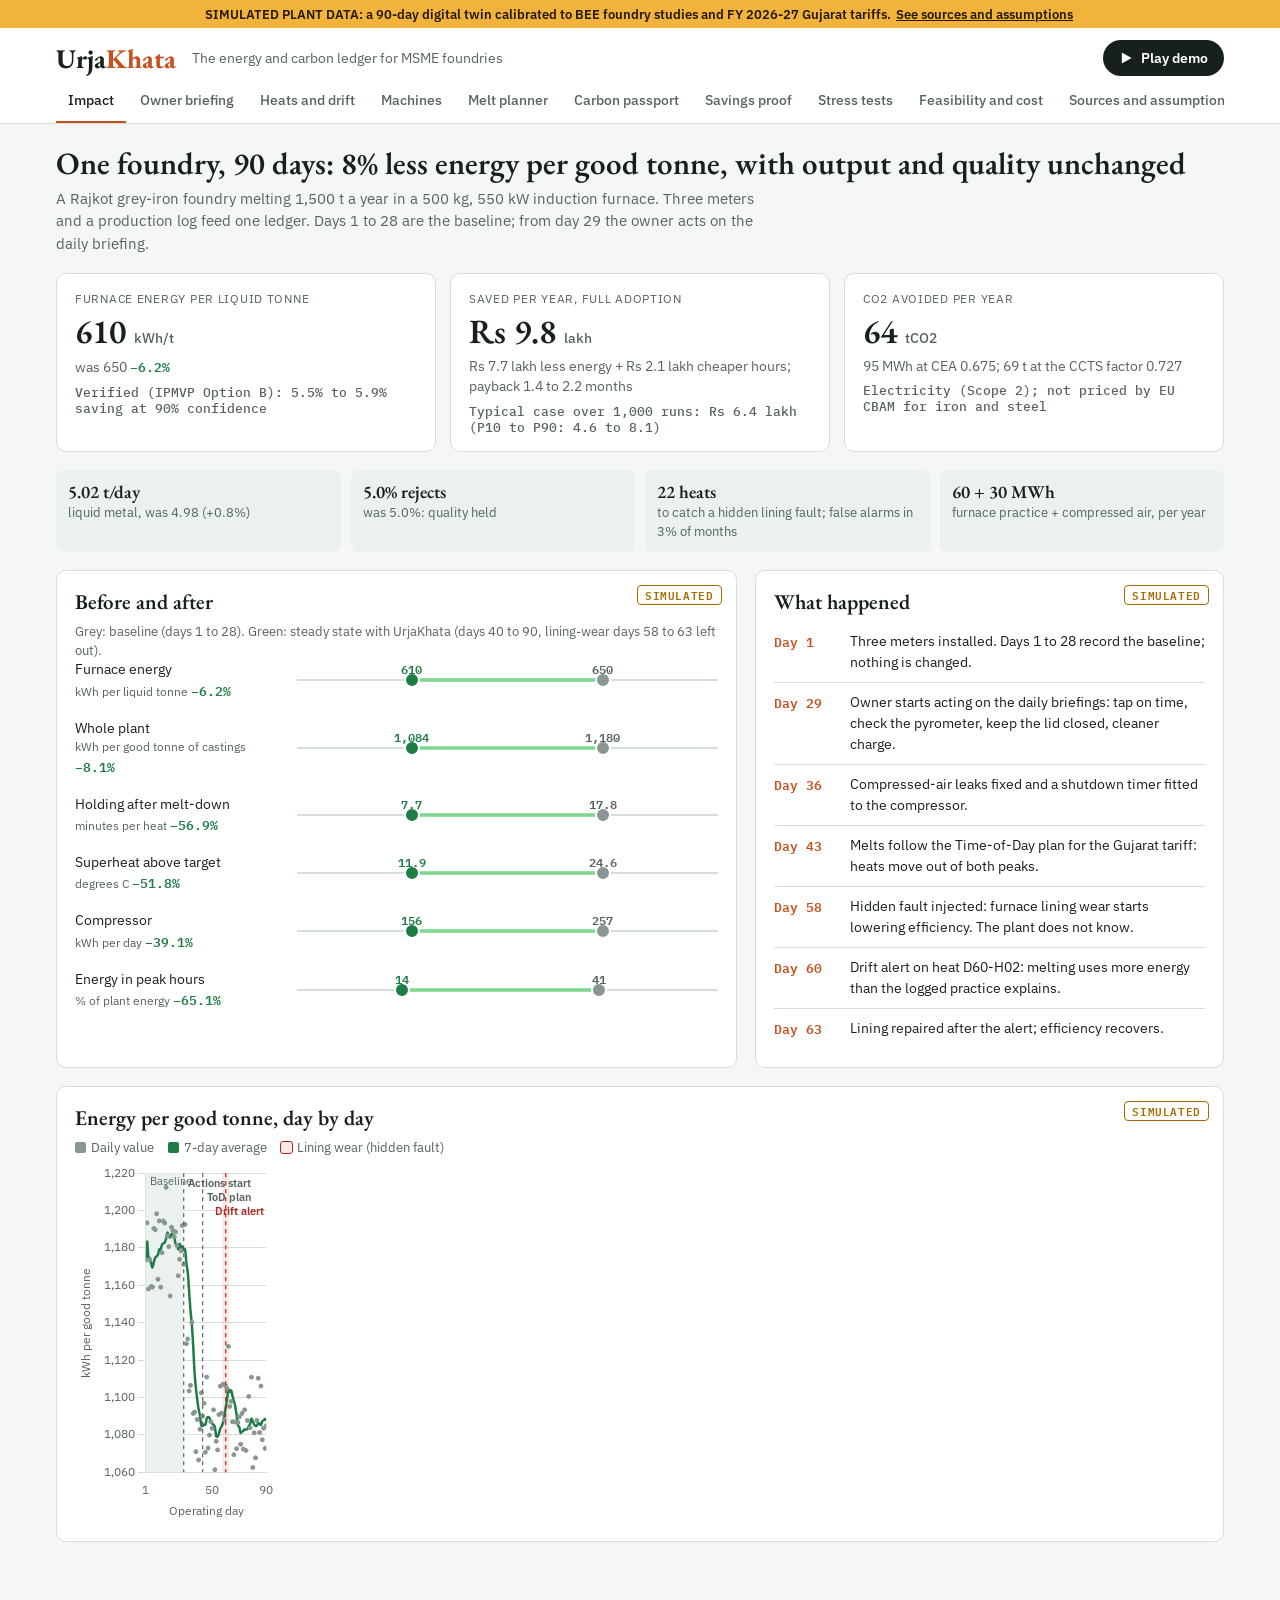
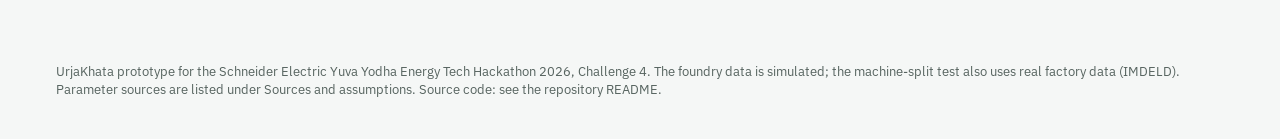
<file: public/index.html>
<!doctype html>
<html lang="en">
<head>
<meta charset="utf-8">
<meta name="viewport" content="width=device-width, initial-scale=1, viewport-fit=cover">
<title>UrjaKhata: energy and carbon ledger for MSME foundries</title>
<meta name="description" content="UrjaKhata prototype for the Schneider Electric Yuva Yodha Energy Tech Hackathon 2026 (Challenge 4): a 90-day simulated induction-furnace foundry with heat-by-heat energy, drift alerts, a Time-of-Day melt planner on real state tariffs, a CBAM-boundary carbon passport and IPMVP savings proof.">
<meta name="theme-color" content="#17201D">
<meta property="og:title" content="UrjaKhata: energy and carbon ledger for MSME foundries">
<meta property="og:description" content="Meter-verified savings an owner sees in rupees every morning, and carbon data an EU buyer can use.">
<meta property="og:image" content="img/architecture.png">
<link rel="icon" href="data:image/svg+xml,%3Csvg xmlns='http://www.w3.org/2000/svg' viewBox='0 0 64 64'%3E%3Crect width='64' height='64' rx='12' fill='%2317201D'/%3E%3Cpath d='M36 6 16 36h14l-4 22 22-32H34z' fill='%233DCD58'/%3E%3C/svg%3E">
<link rel="preconnect" href="https://fonts.googleapis.com">
<link rel="preconnect" href="https://fonts.gstatic.com" crossorigin>
<link rel="stylesheet" href="https://fonts.googleapis.com/css2?family=EB+Garamond:wght@600;700&family=IBM+Plex+Sans:wght@400;500;600&family=IBM+Plex+Mono:wght@500;600&display=swap">
<link rel="stylesheet" href="css/style.css">
<script defer src="js/vendor/chart.umd.min.js"></script>
<script defer src="data/urjakhata-data.js"></script>
<script defer src="data/realdata.js"></script>
<script defer src="js/app.js"></script>
<script defer src="js/story.js"></script>
</head>
<body>
<div class="ribbon" role="note">SIMULATED PLANT DATA: a 90-day digital twin calibrated to BEE foundry studies and FY 2026-27 Gujarat tariffs. <button type="button" data-goto="method">See sources and assumptions</button></div>
<header class="top">
  <div class="wrap">
    <div class="bar">
      <a class="brand" href="#overview">Urja<span>Khata</span></a>
      <span class="tagline">The energy and carbon ledger for MSME foundries</span>
      <button class="play" id="playBtn" type="button" aria-label="Play the guided demo"><svg viewBox="0 0 10 10" aria-hidden="true"><path d="M2 1l7 4-7 4z"/></svg><span>Play demo</span></button>
    </div>
    <nav class="tabs" id="tabs" aria-label="Views">
      <a href="#overview">Impact</a>
      <a href="#briefing">Owner briefing</a>
      <a href="#drift">Heats and drift</a>
      <a href="#machines">Machines</a>
      <a href="#planner">Melt planner</a>
      <a href="#carbon">Carbon passport</a>
      <a href="#proof">Savings proof</a>
      <a href="#stress">Stress tests</a>
      <a href="#feasibility">Feasibility and cost</a>
      <a href="#method">Sources and assumptions</a>
    </nav>
  </div>
</header>
<main class="wrap" id="app" tabindex="-1">
  <noscript><p>This demo needs JavaScript to draw its charts.</p></noscript>
  <p id="loading">Loading the 90-day ledger...</p>
</main>
<footer class="wrap">UrjaKhata prototype for the Schneider Electric Yuva Yodha Energy Tech Hackathon 2026, Challenge 4. The foundry data is simulated; the machine-split test also uses real factory data (IMDELD). Parameter sources are listed under Sources and assumptions. Source code: see the repository README.</footer>
<div class="story" id="story" hidden role="region" aria-label="Guided demo">
  <div class="in">
    <div><div class="step" id="storyStep"></div><div class="cap" id="storyCap"></div></div>
    <div class="nav"><button type="button" id="storyPrev">Back</button><button type="button" class="primary" id="storyNext">Next</button><button type="button" id="storyClose" aria-label="Close guided demo">Close</button></div>
    <div class="prog"><i id="storyProg"></i></div>
  </div>
</div>
</body>
</html>
</file>
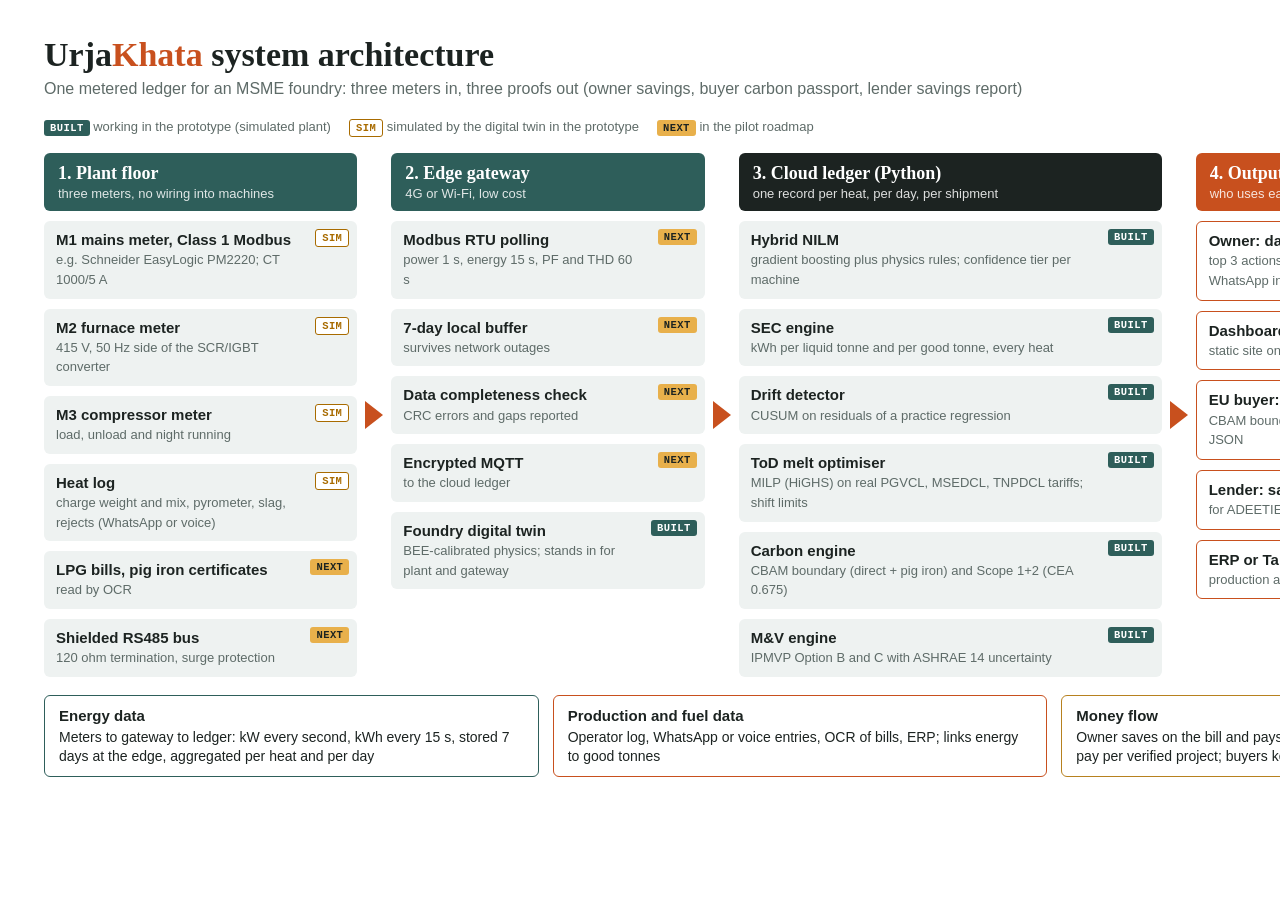
<file: docs/architecture.html>
<!doctype html>
<html><head><meta charset="utf-8"><title>UrjaKhata architecture</title>
<style>
body { margin: 0; background: #fff; font: 15px/1.35 "Liberation Sans", Arial, sans-serif; color: #1C2321; }
.page { width: 1600px; padding: 36px 44px; box-sizing: border-box; display: flex; flex-direction: column; gap: 18px; }
h1 { font: 700 34px "Liberation Serif", Garamond, serif; margin: 0; }
h1 span { color: #C8501E; }
.sub { color: #5E6B68; font-size: 16px; margin-top: 4px; }
.cols { display: grid; grid-template-columns: 1fr 34px 1fr 34px 1.35fr 34px 1.15fr; align-items: stretch; }
.col { display: flex; flex-direction: column; gap: 10px; }
.head { background: #2E5E5A; color: #fff; border-radius: 6px; padding: 10px 14px; font: 700 18px "Liberation Serif", serif; }
.head small { display: block; font: 13px "Liberation Sans", sans-serif; opacity: .85; margin-top: 2px; }
.head.ink { background: #1C2321; }
.head.or { background: #C8501E; }
.box { background: #EEF2F1; border-radius: 6px; padding: 9px 64px 9px 12px; font-size: 14.5px; position: relative; }
.box b { display: block; font-size: 15px; }
.box i { font-style: normal; color: #5E6B68; font-size: 13px; }
.box.out { background: #fff; border: 1.5px solid #C8501E; }
.tag { position: absolute; top: 8px; right: 8px; font: 700 10.5px "Liberation Mono", monospace; padding: 2px 6px; border-radius: 3px; letter-spacing: .04em; }
.tag.b { background: #2E5E5A; color: #fff; } .tag.n { background: #E8B04B; color: #1C2321; } .tag.s { background: #fff; color: #A86B00; border: 1px solid #A86B00; }
.arrow { display: flex; align-items: center; justify-content: center; }
.arrow div { width: 0; height: 0; border-top: 14px solid transparent; border-bottom: 14px solid transparent; border-left: 18px solid #C8501E; }
.flows { display: grid; grid-template-columns: repeat(3, 1fr); gap: 14px; }
.flow { border-radius: 6px; padding: 10px 14px; font-size: 14px; border: 1.5px solid; }
.flow b { display: block; font-size: 15px; margin-bottom: 2px; }
.f1 { border-color: #2E5E5A; } .f2 { border-color: #C8501E; } .f3 { border-color: #B7811F; }
.legend { display: flex; gap: 18px; font-size: 13px; color: #5E6B68; align-items: center; }
</style></head>
<body><div class="page">
  <div><h1>Urja<span>Khata</span> system architecture</h1>
  <div class="sub">One metered ledger for an MSME foundry: three meters in, three proofs out (owner savings, buyer carbon passport, lender savings report)</div></div>
  <div class="legend"><span><span class="tag b" style="position:static">BUILT</span> working in the prototype (simulated plant)</span><span><span class="tag s" style="position:static">SIM</span> simulated by the digital twin in the prototype</span><span><span class="tag n" style="position:static">NEXT</span> in the pilot roadmap</span></div>
  <div class="cols">
    <div class="col">
      <div class="head">1. Plant floor<small>three meters, no wiring into machines</small></div>
      <div class="box"><span class="tag s">SIM</span><b>M1 mains meter, Class 1 Modbus</b><i>e.g. Schneider EasyLogic PM2220; CT 1000/5 A</i></div>
      <div class="box"><span class="tag s">SIM</span><b>M2 furnace meter</b><i>415 V, 50 Hz side of the SCR/IGBT converter</i></div>
      <div class="box"><span class="tag s">SIM</span><b>M3 compressor meter</b><i>load, unload and night running</i></div>
      <div class="box"><span class="tag s">SIM</span><b>Heat log</b><i>charge weight and mix, pyrometer, slag, rejects (WhatsApp or voice)</i></div>
      <div class="box"><span class="tag n">NEXT</span><b>LPG bills, pig iron certificates</b><i>read by OCR</i></div>
      <div class="box"><span class="tag n">NEXT</span><b>Shielded RS485 bus</b><i>120 ohm termination, surge protection</i></div>
    </div>
    <div class="arrow"><div></div></div>
    <div class="col">
      <div class="head">2. Edge gateway<small>4G or Wi-Fi, low cost</small></div>
      <div class="box"><span class="tag n">NEXT</span><b>Modbus RTU polling</b><i>power 1 s, energy 15 s, PF and THD 60 s</i></div>
      <div class="box"><span class="tag n">NEXT</span><b>7-day local buffer</b><i>survives network outages</i></div>
      <div class="box"><span class="tag n">NEXT</span><b>Data completeness check</b><i>CRC errors and gaps reported</i></div>
      <div class="box"><span class="tag n">NEXT</span><b>Encrypted MQTT</b><i>to the cloud ledger</i></div>
      <div class="box"><span class="tag b">BUILT</span><b>Foundry digital twin</b><i>BEE-calibrated physics; stands in for plant and gateway</i></div>
    </div>
    <div class="arrow"><div></div></div>
    <div class="col">
      <div class="head ink">3. Cloud ledger (Python)<small>one record per heat, per day, per shipment</small></div>
      <div class="box"><span class="tag b">BUILT</span><b>Hybrid NILM</b><i>gradient boosting plus physics rules; confidence tier per machine</i></div>
      <div class="box"><span class="tag b">BUILT</span><b>SEC engine</b><i>kWh per liquid tonne and per good tonne, every heat</i></div>
      <div class="box"><span class="tag b">BUILT</span><b>Drift detector</b><i>CUSUM on residuals of a practice regression</i></div>
      <div class="box"><span class="tag b">BUILT</span><b>ToD melt optimiser</b><i>MILP (HiGHS) on real PGVCL, MSEDCL, TNPDCL tariffs; shift limits</i></div>
      <div class="box"><span class="tag b">BUILT</span><b>Carbon engine</b><i>CBAM boundary (direct + pig iron) and Scope 1+2 (CEA 0.675)</i></div>
      <div class="box"><span class="tag b">BUILT</span><b>M&amp;V engine</b><i>IPMVP Option B and C with ASHRAE 14 uncertainty</i></div>
    </div>
    <div class="arrow"><div></div></div>
    <div class="col">
      <div class="head or">4. Outputs<small>who uses each one</small></div>
      <div class="box out"><span class="tag b">BUILT</span><b>Owner: daily briefing</b><i>top 3 actions in rupees; English and Hindi; WhatsApp in pilot</i></div>
      <div class="box out"><span class="tag b">BUILT</span><b>Dashboard with guided demo</b><i>static site on Vercel</i></div>
      <div class="box out"><span class="tag b">BUILT</span><b>EU buyer: carbon passport</b><i>CBAM boundary per shipment, evidence trail, JSON</i></div>
      <div class="box out"><span class="tag b">BUILT</span><b>Lender: savings proof</b><i>for ADEETIE, SIDBI 4E, ESCOs</i></div>
      <div class="box out"><span class="tag n">NEXT</span><b>ERP or Tally sync</b><i>production and dispatch</i></div>
    </div>
  </div>
  <div class="flows">
    <div class="flow f1"><b>Energy data</b>Meters to gateway to ledger: kW every second, kWh every 15 s, stored 7 days at the edge, aggregated per heat and per day</div>
    <div class="flow f2"><b>Production and fuel data</b>Operator log, WhatsApp or voice entries, OCR of bills, ERP; links energy to good tonnes</div>
    <div class="flow f3"><b>Money flow</b>Owner saves on the bill and pays the subscription; lenders and ESCOs pay per verified project; buyers keep orders</div>
  </div>
</div></body></html>
</file>
<file: public/css/style.css>
/* UrjaKhata demo site.
   Layout: sticky header with view tabs and a "Play demo" control; every view leads
   with its summary, detail below. Green means improved, grey means baseline,
   amber means attention, red with a marker means a fault. */
:root {
  --bg: #F5F7F6; --panel: #FFFFFF; --ink: #17201D; --muted: #56635F; --line: #D6DEDB; --tint: #EBF1EE;
  --brand: #17201D; --accent: #C8501E;
  --good: #1E7D45; --good-fill: #3DCD58; --base: #8A9692; --warn: #A86B00; --warn-fill: #F2B33D; --bad: #B3261E;
  --band-solar: rgba(242,179,61,.18); --band-peak: rgba(179,38,30,.10);
  --display: "EB Garamond", Garamond, "Times New Roman", serif;
  --ui: "IBM Plex Sans", "Segoe UI", system-ui, -apple-system, sans-serif;
  --mono: "IBM Plex Mono", ui-monospace, Menlo, Consolas, monospace;
  color-scheme: light;
}
@media (prefers-color-scheme: dark) {
  :root {
    --bg: #111715; --panel: #18201E; --ink: #E6EDEA; --muted: #9DAAA6; --line: #2C3734; --tint: #1F2A27;
    --brand: #E6EDEA; --accent: #F0804C;
    --good: #5FD68A; --good-fill: #3DCD58; --base: #7F8B87; --warn: #F2B33D; --warn-fill: #F2B33D; --bad: #F2867E;
    --band-solar: rgba(242,179,61,.13); --band-peak: rgba(242,134,126,.13);
    color-scheme: dark;
  }
}
* { box-sizing: border-box; }
html { -webkit-text-size-adjust: 100%; }
body { margin: 0; background: var(--bg); color: var(--ink); font: 15px/1.5 var(--ui); }
img, svg { max-width: 100%; }
[hidden] { display: none !important; }
a { color: var(--good); }
.wrap { max-width: 1200px; margin: 0 auto; padding-left: max(16px, env(safe-area-inset-left)); padding-right: max(16px, env(safe-area-inset-right)); }

.ribbon { background: var(--warn-fill); color: #241A00; font: 600 12.5px/1.3 var(--ui); text-align: center; padding: 6px 16px; }
.ribbon button { font: inherit; text-decoration: underline; background: none; border: 0; color: inherit; cursor: pointer; padding: 0 2px; }
header.top { position: sticky; top: 0; z-index: 20; background: var(--panel); border-bottom: 1px solid var(--line); }
.bar { display: flex; flex-wrap: wrap; align-items: center; gap: 6px 16px; padding-block: 12px 4px; }
.brand { font: 700 27px/1 var(--display); color: var(--brand); text-decoration: none; }
.brand span { color: var(--accent); }
.tagline { color: var(--muted); font-size: 13.5px; }
.play { margin-left: auto; display: inline-flex; align-items: center; gap: 8px; background: var(--ink); color: var(--panel);
  border: 0; border-radius: 999px; padding: 9px 16px; font: 600 14px var(--ui); cursor: pointer; }
.play svg { width: 14px; height: 14px; fill: currentColor; }
nav.tabs { display: flex; gap: 2px; overflow-x: auto; scrollbar-width: none; }
nav.tabs::-webkit-scrollbar { display: none; }
nav.tabs a { flex: none; padding: 10px 12px; color: var(--muted); text-decoration: none; font-weight: 500; font-size: 14px; border-bottom: 2px solid transparent; }
nav.tabs a:hover { color: var(--ink); }
nav.tabs a[aria-current="page"] { color: var(--ink); border-bottom-color: var(--accent); }
:focus-visible { outline: 2px solid var(--accent); outline-offset: 2px; }

main { padding-block: 22px 120px; }
section.view { display: grid; gap: 18px; }
h1 { font: 600 31px/1.15 var(--display); margin: 0; text-wrap: balance; }
h2 { font: 600 21px/1.2 var(--display); margin: 0 0 8px; text-wrap: balance; }
h3 { font: 600 15px/1.3 var(--ui); margin: 0 0 6px; }
.lede { color: var(--muted); margin: 6px 0 0; max-width: 78ch; }
.panel { background: var(--panel); border: 1px solid var(--line); border-radius: 10px; padding: 18px; min-width: 0; position: relative; }
.grid { display: grid; gap: 18px; }
.g2 { grid-template-columns: repeat(auto-fit, minmax(330px, 1fr)); }
.g3 { grid-template-columns: 1.45fr 1fr; }
@media (max-width: 880px) { .g3 { grid-template-columns: 1fr; } }

.badge { position: absolute; top: 14px; right: 14px; font: 600 10.5px/1 var(--mono); letter-spacing: .06em; text-transform: uppercase;
  padding: 4px 7px; border-radius: 4px; border: 1px solid currentColor; }
.badge.sim { color: var(--warn); } .badge.src { color: var(--good); } .badge.asm { color: var(--muted); }
.panel > h2 { padding-right: 96px; }

.kpis { display: grid; grid-template-columns: repeat(auto-fit, minmax(240px, 1fr)); gap: 14px; }
.kpi { background: var(--panel); border: 1px solid var(--line); border-radius: 10px; padding: 16px 18px; display: grid; gap: 6px; align-content: start; }
.kpi .lab { font-size: 12px; text-transform: uppercase; letter-spacing: .06em; color: var(--muted); }
.kpi .val { font: 600 34px/1.05 var(--display); font-variant-numeric: tabular-nums; }
.kpi .val small { font: 500 14px var(--ui); color: var(--muted); }
.kpi .from { font-size: 13.5px; color: var(--muted); }
.kpi .band { font: 500 12.5px var(--mono); color: var(--muted); }
.delta { font: 600 13px var(--mono); }
.delta.good { color: var(--good); } .delta.bad { color: var(--bad); }
.mini { display: grid; grid-template-columns: repeat(auto-fit, minmax(170px, 1fr)); gap: 10px; }
.mini div { background: var(--tint); border-radius: 8px; padding: 10px 12px; font-size: 13px; color: var(--muted); }
.mini b { display: block; font: 600 18px var(--display); color: var(--ink); font-variant-numeric: tabular-nums; }

/* dumbbell rows */
.dumb { display: grid; gap: 16px; }
.drow { display: grid; grid-template-columns: minmax(150px, 210px) 1fr; gap: 12px; align-items: center; }
@media (max-width: 560px) { .drow { grid-template-columns: 1fr; gap: 4px; } }
.drow .name { font-size: 13.5px; }
.drow .name small { display: block; color: var(--muted); font-size: 12px; }
.track { position: relative; height: 34px; }
.track .rule { position: absolute; left: 0; right: 0; top: 16px; height: 2px; background: var(--line); }
.track .link { position: absolute; top: 15px; height: 4px; background: var(--good-fill); border-radius: 2px; opacity: .55; }
.track .dot { position: absolute; top: 9px; width: 16px; height: 16px; margin-left: -8px; border-radius: 50%; border: 2px solid var(--panel); }
.track .dot.b { background: var(--base); } .track .dot.n { background: var(--good); }
.track .tag { position: absolute; top: -4px; font: 600 12px var(--mono); transform: translateX(-50%); white-space: nowrap; }
.track .tag.b { color: var(--muted); } .track .tag.n { color: var(--good); }

.chart { position: relative; height: 300px; }
.chart.tall { height: 360px; }
.chart.short { height: 240px; }
.note { font-size: 12.5px; color: var(--muted); margin: 8px 0 0; }
.legend { display: flex; flex-wrap: wrap; gap: 6px 14px; font-size: 12.5px; color: var(--muted); margin-bottom: 6px; }
.legend i { display: inline-block; width: 11px; height: 11px; border-radius: 2px; margin-right: 5px; vertical-align: -1px; }
.legend i.hatch { background: repeating-linear-gradient(45deg, var(--muted) 0 2px, transparent 2px 5px); border: 1px solid var(--muted); }

table { border-collapse: collapse; width: 100%; font-size: 13.5px; }
th, td { text-align: left; padding: 7px 8px; border-bottom: 1px solid var(--line); vertical-align: top; }
th { font-weight: 600; color: var(--muted); font-size: 11.5px; text-transform: uppercase; letter-spacing: .05em; }
td.num, th.num { text-align: right; font-variant-numeric: tabular-nums; font-family: var(--mono); font-size: 12.5px; white-space: nowrap; }
.tablewrap { overflow-x: auto; }
.chip { display: inline-flex; align-items: center; gap: 4px; font: 600 11.5px/1 var(--ui); padding: 4px 8px; border-radius: 99px; white-space: nowrap; }
.chip.ok { background: color-mix(in srgb, var(--good) 15%, transparent); color: var(--good); }
.chip.warn { background: color-mix(in srgb, var(--warn) 18%, transparent); color: var(--warn); }
.chip.bad { background: color-mix(in srgb, var(--bad) 14%, transparent); color: var(--bad); }
.chip.mute { background: var(--tint); color: var(--muted); }

.timeline { display: grid; }
.ev { display: grid; grid-template-columns: 64px 1fr; gap: 12px; padding: 9px 0; border-bottom: 1px solid var(--line); }
.ev:last-child { border-bottom: 0; }
.ev b { font: 600 12.5px var(--mono); color: var(--accent); }
.ev p { margin: 0; font-size: 14px; }

.controls { display: flex; flex-wrap: wrap; gap: 10px; align-items: center; }
button.btn, select { font: 500 14px var(--ui); color: var(--ink); background: var(--panel); border: 1px solid var(--line); border-radius: 8px; padding: 7px 12px; cursor: pointer; }
button.btn[aria-pressed="true"] { background: var(--ink); color: var(--panel); border-color: var(--ink); }
input[type=range] { width: min(380px, 100%); accent-color: var(--accent); }
label.sl { display: grid; gap: 4px; font-size: 13px; color: var(--muted); }
label.sl b { color: var(--ink); font-family: var(--mono); font-size: 13px; }

/* WhatsApp-style phone */
.phone { background: #17201D; border-radius: 30px; padding: 14px 12px; max-width: 360px; width: 100%; justify-self: center; box-shadow: 0 10px 30px rgba(0,0,0,.18); }
.screen { background: #ECE5DD; border-radius: 20px; overflow: hidden; color: #17201D; min-height: 520px; }
.chat-head { background: #075E54; color: #fff; padding: 12px 14px; font-weight: 600; font-size: 14px; display: flex; justify-content: space-between; gap: 8px; }
.chat-head span { font-weight: 400; opacity: .85; font-size: 12px; }
.msgs { padding: 12px; display: grid; gap: 8px; }
.msg { background: #fff; border-radius: 4px 12px 12px 12px; padding: 9px 11px; font-size: 13.5px; line-height: 1.4; box-shadow: 0 1px 1px rgba(0,0,0,.08); }
.msg .rs { display: block; margin-top: 4px; font: 600 12.5px var(--mono); color: #1E6B3C; }
.msg.alert { border-left: 4px solid #B3261E; }
.msg .t { display: block; text-align: right; font-size: 11px; color: #6B7774; margin-top: 2px; }

/* ToD gantt */
.gantt { display: grid; gap: 8px; }
.gtrack { position: relative; height: 40px; border-radius: 6px; background: var(--tint); overflow: hidden; }
.gtrack .band { position: absolute; top: 0; bottom: 0; }
.gtrack .heat { position: absolute; top: 8px; height: 24px; border-radius: 4px; background: var(--good); color: #fff; font: 600 11px/24px var(--mono); text-align: center; overflow: hidden; }
.gtrack .heat.inpeak { background: var(--bad); background-image: repeating-linear-gradient(45deg, rgba(255,255,255,.25) 0 3px, transparent 3px 7px); }
.hours { position: relative; height: 16px; font: 11px var(--mono); color: var(--muted); }
.hours span { position: absolute; }
.rowlab { font-size: 13px; font-weight: 600; display: flex; justify-content: space-between; gap: 8px; flex-wrap: wrap; margin-top: 4px; }
.rowlab span { font-weight: 400; color: var(--muted); }
.ratestrip { display: grid; grid-template-columns: repeat(24, 1fr); gap: 1px; border-radius: 6px; overflow: hidden; }
.ratestrip div { height: 30px; font: 10px/30px var(--mono); text-align: center; color: #17201D; }

/* passport */
.passport { border: 1.5px solid var(--ink); border-radius: 8px; padding: 22px; background: var(--panel); display: grid; gap: 14px; }
.pp-head { display: flex; justify-content: space-between; flex-wrap: wrap; gap: 8px; align-items: baseline; border-bottom: 1px solid var(--line); padding-bottom: 10px; }
.pp-head h2 { margin: 0; }
.pp-grid { display: grid; grid-template-columns: repeat(auto-fit, minmax(230px, 1fr)); gap: 12px 24px; margin: 0; }
.pp-grid div { display: grid; gap: 2px; min-width: 0; }
.pp-grid dt { font-size: 11.5px; text-transform: uppercase; letter-spacing: .06em; color: var(--muted); }
.pp-grid dd { margin: 0; font-size: 14px; overflow-wrap: anywhere; }
.stamp { font: 500 12.5px var(--mono); color: var(--warn); border: 1px dashed var(--warn); padding: 8px 10px; border-radius: 4px; }
.split { display: grid; grid-template-columns: repeat(auto-fit, minmax(150px, 1fr)); gap: 10px; }
.split div { border-radius: 8px; padding: 12px; background: var(--tint); }
.split b { display: block; font: 600 24px var(--display); font-variant-numeric: tabular-nums; }
.split span { font-size: 12.5px; color: var(--muted); }
.split .priced { outline: 2px solid var(--good); }
dl.kv { display: grid; grid-template-columns: minmax(150px, 1fr) 1.4fr; gap: 6px 14px; font-size: 14px; margin: 0; }
dl.kv dt { color: var(--muted); } dl.kv dd { margin: 0; font-variant-numeric: tabular-nums; }
code { font-family: var(--mono); font-size: 12.5px; background: var(--tint); padding: 1px 5px; border-radius: 3px; overflow-wrap: anywhere; }
.sld { width: 100%; height: auto; display: block; }

/* story mode */
.story { position: fixed; left: 0; right: 0; bottom: 0; z-index: 40; background: var(--ink); color: var(--panel);
  padding: 14px max(16px, env(safe-area-inset-left)) calc(14px + env(safe-area-inset-bottom)); box-shadow: 0 -8px 30px rgba(0,0,0,.25); }
.story .in { max-width: 1200px; margin: 0 auto; display: grid; grid-template-columns: 1fr auto; gap: 8px 18px; align-items: center; }
.story .step { font: 600 12px var(--mono); letter-spacing: .06em; text-transform: uppercase; opacity: .75; }
.story .cap { font: 500 16px/1.4 var(--ui); max-width: 80ch; }
.story .nav { display: flex; gap: 8px; }
.story button { font: 600 13px var(--ui); border-radius: 8px; padding: 8px 12px; border: 1px solid rgba(255,255,255,.35); background: transparent; color: inherit; cursor: pointer; }
.story button.primary { background: var(--good-fill); color: #0D1F12; border-color: var(--good-fill); }
.story .prog { grid-column: 1 / -1; height: 3px; background: rgba(255,255,255,.2); border-radius: 2px; overflow: hidden; }
.story .prog i { display: block; height: 100%; background: var(--good-fill); width: 0; transition: width .3s; }
@media (prefers-color-scheme: dark) { .story { background: #E6EDEA; color: #111715; } .story button { border-color: rgba(0,0,0,.3); } }
.spot { outline: 3px solid var(--good-fill); outline-offset: 4px; border-radius: 10px; transition: outline-color .3s; }

footer { color: var(--muted); font-size: 12.5px; padding-block: 0 40px; }
@media (prefers-reduced-motion: reduce) { * { transition: none !important; animation: none !important; scroll-behavior: auto !important; } }
@media (max-width: 560px) { h1 { font-size: 26px; } .kpi .val { font-size: 30px; } .play span { display: none; } }

@media (max-width: 700px) {
  .ratestrip div { font-size: 0; }
  .hours span:nth-child(even) { display: none; }
}

/* stress tests: driver bars and the chosen threshold row */
.bars { display: grid; gap: 12px; }
.brow { display: grid; grid-template-columns: minmax(150px, 1.3fr) 1fr 44px; gap: 10px; align-items: center; }
.brow .bl { font-size: 13.5px; }
.brow .bl small { display: block; color: var(--muted); font-size: 12px; }
.brow .bt { height: 12px; background: var(--tint); border-radius: 6px; overflow: hidden; }
.brow .bt i { display: block; height: 100%; background: var(--good); border-radius: 6px; }
.brow .bv { font: 600 12.5px var(--mono); text-align: right; font-variant-numeric: tabular-nums; }
@media (max-width: 560px) { .brow { grid-template-columns: 1fr 44px; } .brow .bt { grid-column: 1 / -1; grid-row: 2; } }
tr.sel td { background: color-mix(in srgb, var(--good) 10%, transparent); font-weight: 600; }
table.wraphead th { white-space: normal; vertical-align: bottom; }
.lessons { margin: 6px 0 0; padding-left: 20px; display: grid; gap: 6px; font-size: 13.5px; }
</file>
